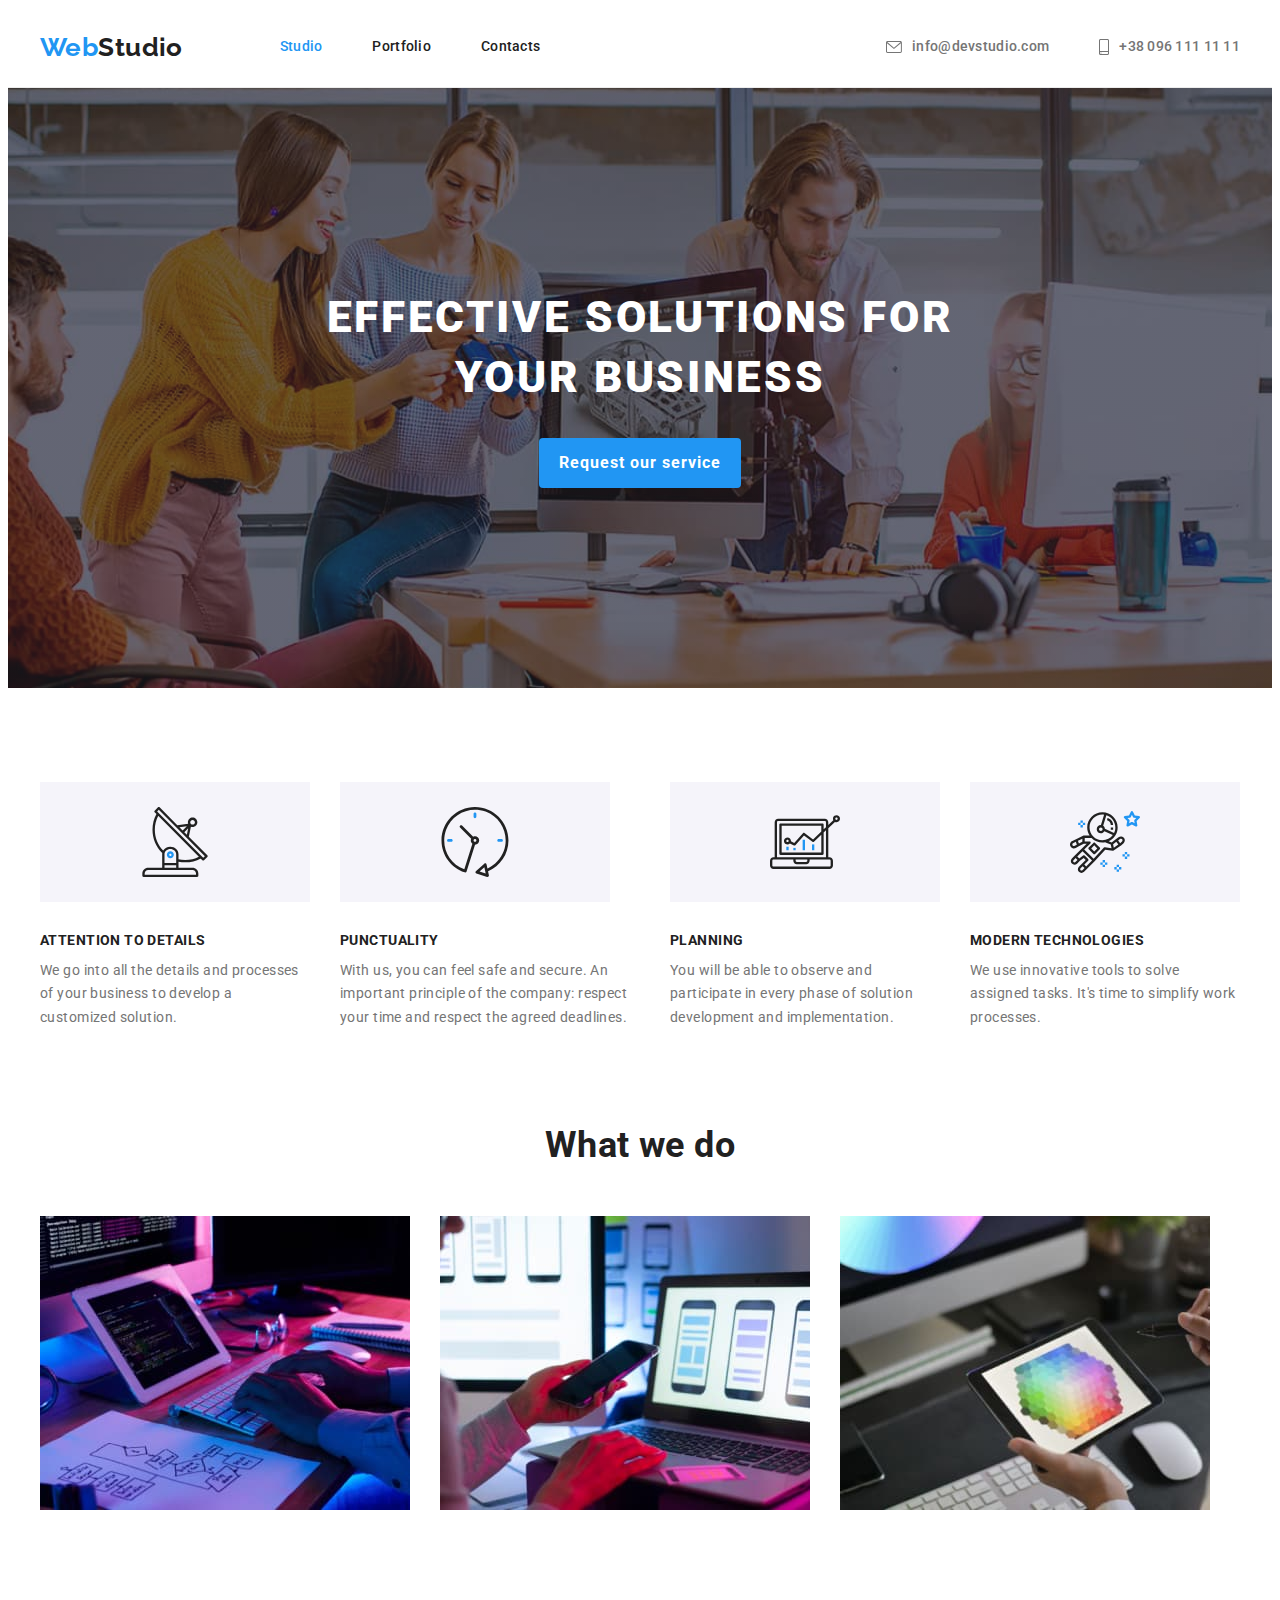
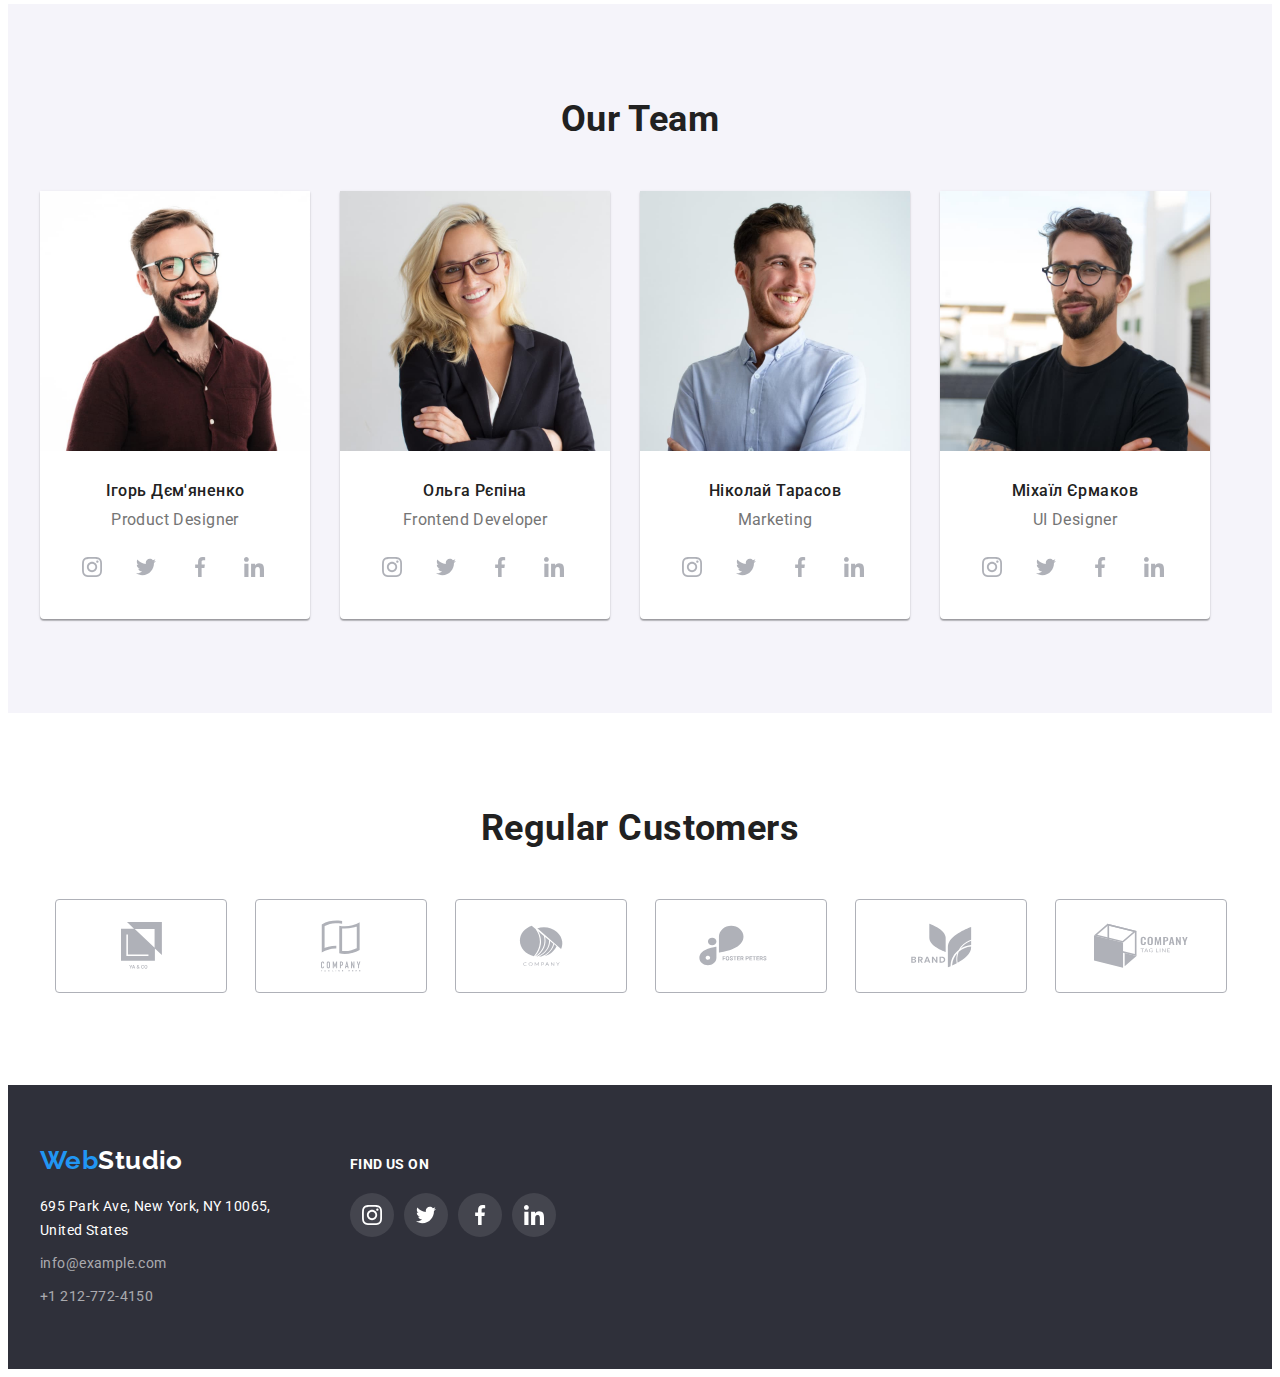
<file: index.html>
<!DOCTYPE html>
<html lang="en">
  <head>
    <meta charset="UTF-8" />
    <meta http-equiv="X-UA-Compatible" content="IE=edge" />
    <meta name="viewport" content="width=device-width, initial-scale=1.0" />
    <title>Document</title>
    <link rel="preconnect" href="https://fonts.googleapis.com">
    <link rel="preconnect" href="https://fonts.gstatic.com" crossorigin>
    <link href="https://fonts.googleapis.com/css2?family=Raleway:wght@700&family=Roboto:wght@400;500;700;900&display=swap" rel="stylesheet">
    <link
        rel="stylesheet"
        href="https://cdnjs.cloudflare.com/ajax/libs/modern-normalize/1.1.0/modern-normalize.min.css"
        integrity="sha512-wpPYUAdjBVSE4KJnH1VR1HeZfpl1ub8YT/NKx4PuQ5NmX2tKuGu6U/JRp5y+Y8XG2tV+wKQpNHVUX03MfMFn9Q=="
        crossorigin="anonymous"
        referrerpolicy="no-referrer"
    />
    <link rel="stylesheet" href="./css/styles.css"/>
  </head>
  <body>
    <!--Page Header-->
    <header class="header">
        <div class="container header-container">
            <nav class="header-nav">
                <a href="/" class="logo header-link">
                    Web<span class="logo-1">Studio</span>
                </a>
            <ul class="nav-site">
                <li class="list"><a href="./index.html" class="header-link link active">Studio</a></li>
                <li class="list"><a href="./portfolio.html" class="header-link link">Portfolio</a></li>
                <li class="list"><a href="/contacts.html" class="header-link link">Contacts</a></li>
            </ul>
            </nav>

          <ul class="header-contact">
            <li class="header-list list"><a href="" class="link">
              <svg class="icon-envelope" width="16" height="12">
                <use href="./images/symbol-defs.svg#icon-envelope"></use>
              </svg>
              info@devstudio.com</a></li>
            <li class="header-list list"><a href="" class="link">
              <svg class="icon-phone" width="10" height="16">
                <use href="./images/symbol-defs.svg#icon-smartphone"></use>
              </svg>
              +38 096 111 11 11</a></li>
          </ul>
        </div>
    </header>

    <main>
        <section class="hero-section">
            <div class="hero-container container">
                <h1 class="hero-heading">EFFECTIVE SOLUTIONS FOR YOUR BUSINESS</h1>
                <button type="button" class="button-request">
                    Request our service
                </button>
            </div>
        </section>

      <section class="definition-section">
        <h2 class="visually-hidden">What defines us</h2>
        <ul class="definition container">
          <li class="definition-list list">
            <div class="feature">
              <svg class="feature-logo" width="70" height="70">
                <use href="./images/symbol-defs.svg#icon-antenna"></use>
              </svg>
            </div>
            <h3 class="definition-name">Attention to details</h3>
            <p class="definition-about">
              We go into all the details and processes of your business to
              develop a customized solution.
            </p>
          </li>
          <li class="definition-list list">
            <div class="feature">
              <svg class="feature-logo" width="70" height="70">
                <use href="./images/symbol-defs.svg#icon-clock"></use>
              </svg>
            </div>
            <h3 class="definition-name">Punctuality</h3>
            <p class="definition-about">
              With us, you can feel safe and secure. An important principle of
              the company: respect your time and respect the agreed deadlines.
            </p>
          </li>
          <li class="definition-list list">
            <div class="feature">
              <svg class="feature-logo" width="70" height="70">
                <use href="./images/symbol-defs.svg#icon-diagram"></use>
              </svg>
            </div>
            <h3 class="definition-name">Planning</h3>
            <p class="definition-about">
              You will be able to observe and participate in every phase of
              solution development and implementation.
            </p>
          </li>
          <li class="definition-list list">
            <div class="feature">
              <svg class="feature-logo" width="70" height="70">
                <use href="./images/symbol-defs.svg#icon-astronaut"></use>
              </svg>
            </div>
            <h3 class="definition-name">Modern Technologies</h3>
            <p class="definition-about">
              We use innovative tools to solve assigned tasks. It's time to
              simplify work processes.
            </p>
          </li>
        </ul>
      </section>
      <section class="section">
            <h2 class="section-title what">What we do</h2>
            <ul class="container pictures-container">
                <li class="list">
                <!--image-->
                <img 
                src="./images/box 1.jpg" 
                alt="box" 
                width="370">
                </li>
                <li class="list">
                <!--image-->
                <img 
                src="./images/box 2.jpg" 
                alt="box" 
                width="370">
                </li>
                <li class="list">
                <!--image-->
                <img 
                src="./images/box 3.jpg" 
                alt="box" 
                width="370">
                </li>
            </ul>
    </section>
      <section class="team section">
        <h2 class="section-title">Our Team</h2>
        <ul class="container team-container">
          <li class="list box">
            <!--image-->
            <img 
                src="./images/portrait-1.jpg" 
                alt="portrait-1" 
                width="270">
            <div class="team-card">
              <h3 lang="uk" class="team-name">Ігорь Дєм'яненко</h3>
              <p class="team-position">Product Designer</p>
              <ul class="social-links-team">
                <li class="social-item-team">
                  <svg class="social-logo" width="20" height="20">
                    <use href="./images/symbol-defs.svg#icon-instagram"></use>
                  </svg>
                </li>
                <li class="social-item-team">
                  <svg class="social-logo" width="20" height="20">
                    <use href="./images/symbol-defs.svg#icon-twitter"></use>
                  </svg>
                </li>
                <li class="social-item-team">
                  <svg class="social-logo" width="20" height="20">
                    <use href="./images/symbol-defs.svg#icon-facebook"></use>
                  </svg>
                </li>
                <li class="social-item-team">
                  <svg class="social-logo" width="20" height="20">
                    <use href="./images/symbol-defs.svg#icon-linkedin"></use>
                  </svg>
                </li>
              </ul>
            </div>
          </li>
          <li class="list box">
            <!--image-->
            <img 
                src="./images/portrait-2.jpg" 
                alt="portrait-2" 
                width="270">
            <div class="team-card">
              <h3 lang="uk" class="team-name">Ольга Рєпіна</h3>
              <p class="team-position">Frontend Developer</p>
              <ul class="social-links-team">
                <li class="social-item-team">
                  <svg class="social-logo" width="20" height="20">
                    <use href="./images/symbol-defs.svg#icon-instagram"></use>
                  </svg>
                </li>
                <li class="social-item-team">
                  <svg class="social-logo" width="20" height="20">
                    <use href="./images/symbol-defs.svg#icon-twitter"></use>
                  </svg>
                </li>
                <li class="social-item-team">
                  <svg class="social-logo" width="20" height="20">
                    <use href="./images/symbol-defs.svg#icon-facebook"></use>
                  </svg>
                </li>
                <li class="social-item-team">
                  <svg class="social-logo" width="20" height="20">
                    <use href="./images/symbol-defs.svg#icon-linkedin"></use>
                  </svg>
                </li>
              </ul>
            </div>
          </li>
          <li class="list box">
            <!--image-->
            <img 
                src="./images/portrait-3.jpg" 
                alt="portrait-3" 
                width="270"/>
            <div class="team-card">
              <h3 lang="uk" class="team-name">Ніколай Тарасов</h3>
              <p class="team-position">Marketing</p>
              <ul class="social-links-team">
                <li class="social-item-team">
                  <svg class="social-logo" width="20" height="20">
                    <use href="./images/symbol-defs.svg#icon-instagram"></use>
                  </svg>
                </li>
                <li class="social-item-team">
                  <svg class="social-logo" width="20" height="20">
                    <use href="./images/symbol-defs.svg#icon-twitter"></use>
                  </svg>
                </li>
                <li class="social-item-team">
                  <svg class="social-logo" width="20" height="20">
                    <use href="./images/symbol-defs.svg#icon-facebook"></use>
                  </svg>
                </li>
                <li class="social-item-team">
                  <svg class="social-logo" width="20" height="20">
                    <use href="./images/symbol-defs.svg#icon-linkedin"></use>
                  </svg>
                </li>
              </ul>
            </div>
          </li>
          <li class="list box">
            <!--image-->
            <img 
                src="./images/portrait-4.jpg" 
                alt="portrait-4" 
                width="270">
            <div class="team-card">
              <h3 lang="uk" class="team-name">Міхаїл Єрмаков</h3>
              <p class="team-position">UI Designer</p>
              <ul class="social-links-team">
                <li class="social-item-team">
                  <svg class="social-logo" width="20" height="20">
                    <use href="./images/symbol-defs.svg#icon-instagram"></use>
                  </svg>
                </li>
                <li class="social-item-team">
                  <svg class="social-logo" width="20" height="20">
                    <use href="./images/symbol-defs.svg#icon-twitter"></use>
                  </svg>
                </li>
                <li class="social-item-team">
                  <svg class="social-logo" width="20" height="20">
                    <use href="./images/symbol-defs.svg#icon-facebook"></use>
                  </svg>
                </li>
                <li class="social-item-team">
                  <svg class="social-logo" width="20" height="20">
                    <use href="./images/symbol-defs.svg#icon-linkedin"></use>
                  </svg>
                </li>
              </ul>
            </div>
          </li>
        </ul>
      </section>
      <section class="section">
        <h2 class="section-title">Regular Customers</h2>
      <!--correct the size of icons-->
        <ul class="container customers-container"> 
          <li class="customer">
            <a class="customer-logo" href="">
              <svg class="customer-link" width="41" height="47">
                <use href="./images/symbol-defs.svg#icon-logo-1"></use>
              </svg>
            </a>
          </li>
          <li class="customer">
            <a class="customer-logo" href="">
              <svg class="customer-link" width="40" height="52">
                <use href="./images/symbol-defs.svg#icon-logo-2"></use>
              </svg>
            </a>
          </li>
          <li class="customer">
            <a class="customer-logo" href="">
              <svg class="customer-link" width="44" height="41">
                <use href="./images/symbol-defs.svg#icon-logo-3"></use>
              </svg>
            </a>
          </li>
          <li class="customer">
            <a class="customer-logo" href="">
              <svg class="customer-link" width="84" height="41">
                <use href="./images/symbol-defs.svg#icon-logo-4"></use>
              </svg>
            </a>
          </li>
          <li class="customer">
            <a class="customer-logo" href="">
              <svg class="customer-link" width="63" height="45">
                <use href="./images/symbol-defs.svg#icon-logo-5"></use>
              </svg>
            </a>
          </li>
          <li class="customer">
            <a class="customer-logo" href="">
              <svg class="customer-link" width="94" height="45">
                <use href="./images/symbol-defs.svg#icon-logo-6"></use>
              </svg>
            </a>
          </li>
        </ul>
      </section>
    </main>

    <footer class="footer">
      <div class="container footer-container">
        <div class="footer-logo-nav"> 
            <a href="/" class="logo footer-link footer-a-logo">Web<span class="logo-2">Studio</span></a>
            <address>
                <p class="address footer-address"> 
                    695 Park Ave, New York, NY 10065,
                    United States
                </p>
                <ul>
                    <li class="list footer-address"><a href="mailto:info@example.com" class="address-link">info@example.com</a></li>
                    <li class="list"><a href="tel:+12127724150" class="address-link">+1 212-772-4150</a></li>
                </ul>  
            </address>
        </div>
        <div class="footer-social-list">
          <h2 class="footer-social-title">FIND US ON</h2>
          <ul class="footer-social-links">
            <li class="social-item">
              <svg class="social-logo" width="20" height="20">
                <use href="./images/symbol-defs.svg#icon-instagram"></use>
              </svg>
            </li>
            <li class="social-item">
              <svg class="social-logo" width="20" height="20">
                <use href="./images/symbol-defs.svg#icon-twitter"></use>
              </svg>
            </li>
            <li class="social-item">
              <svg class="social-logo" width="20" height="20">
                <use href="./images/symbol-defs.svg#icon-facebook"></use>
              </svg>
            </li>
            <li class="social-item">
              <svg class="social-logo" width="20" height="20">
                <use href="./images/symbol-defs.svg#icon-linkedin"></use>
              </svg>
            </li>
          </ul>
        </div>
       </div>
    </footer>
  </body>
</html>
</file>
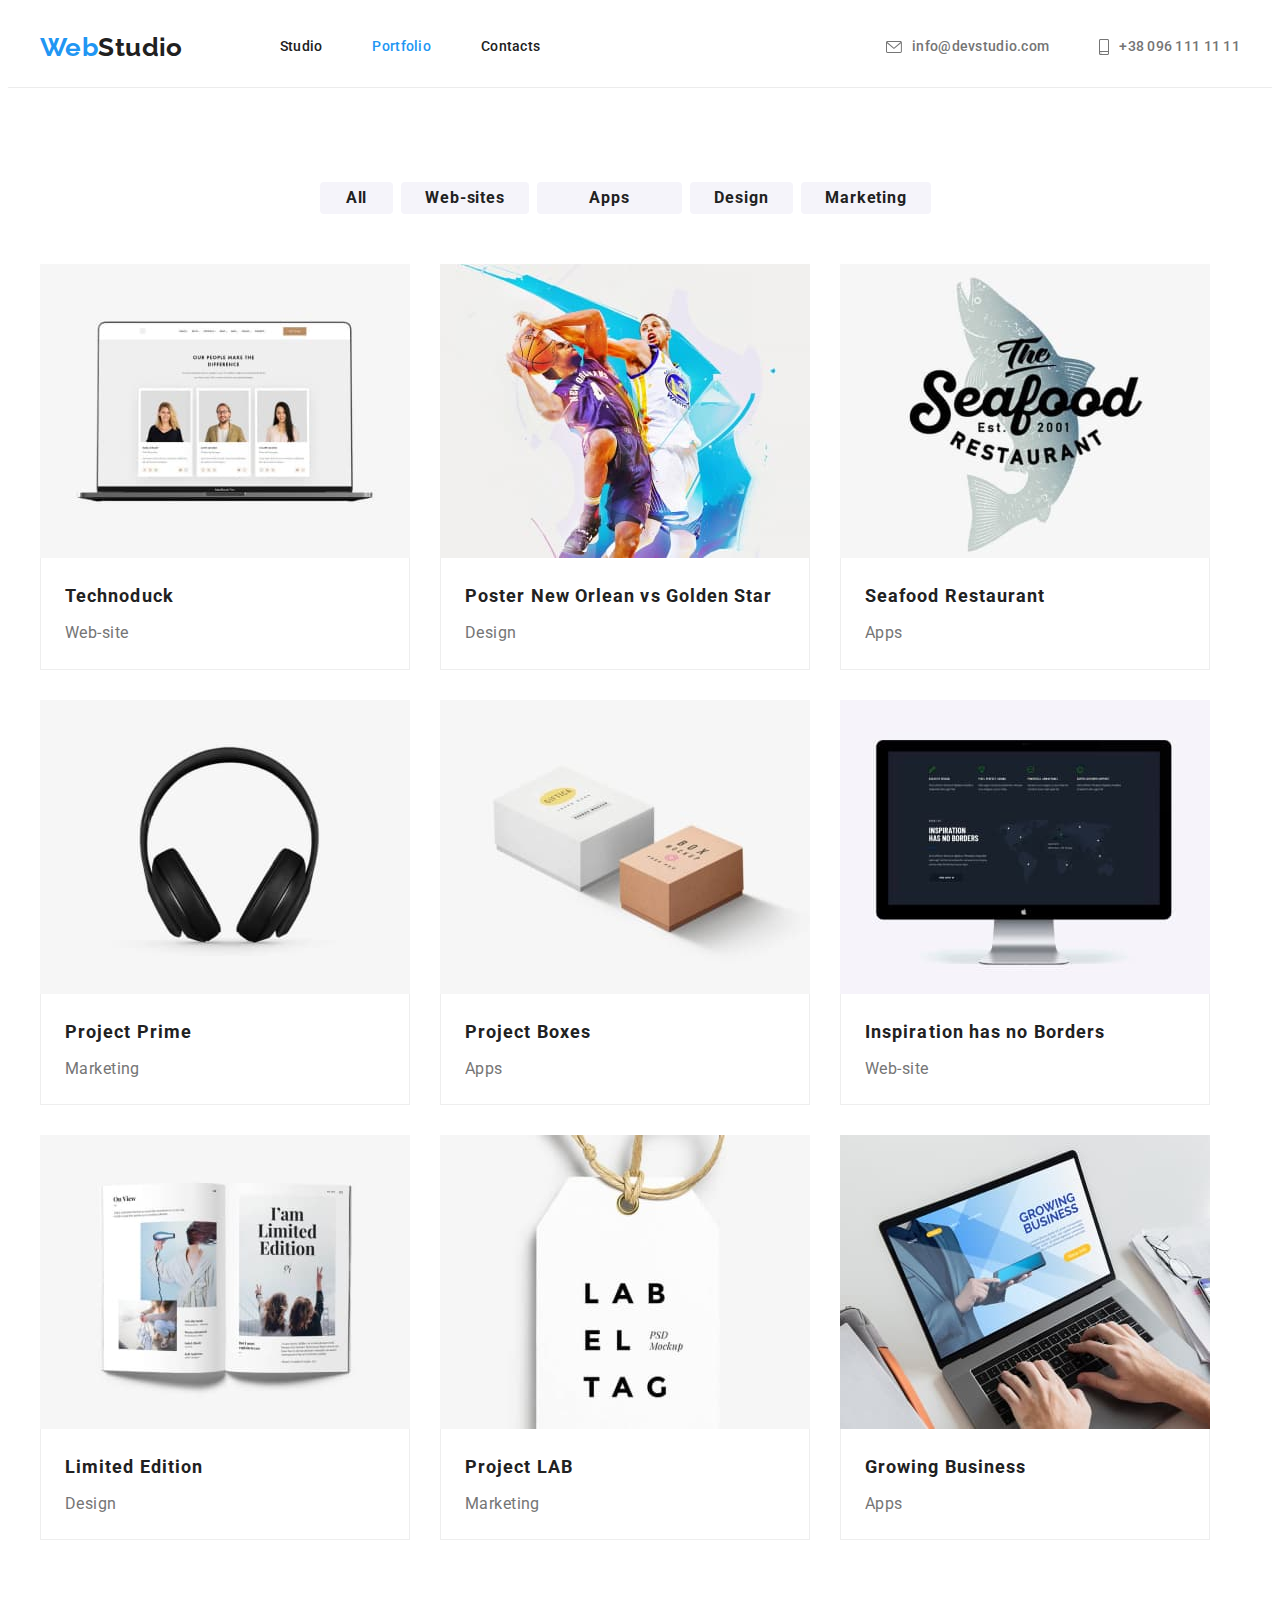
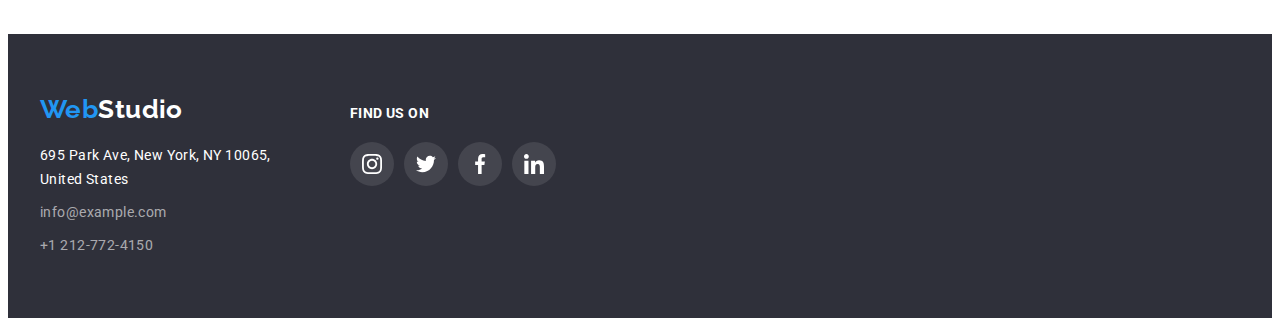
<file: portfolio.html>
<!DOCTYPE html>
<html lang="en">
<head>
    <meta charset="UTF-8"/>
    <meta http-equiv="X-UA-Compatible" content="IE=edge"/>
    <meta name="viewport" content="width=device-width, initial-scale=1.0"/>
    <title>Document</title>
    <link rel="preconnect" href="https://fonts.googleapis.com"/>
    <link rel="preconnect" href="https://fonts.gstatic.com" crossorigin/>
    <link href="https://fonts.googleapis.com/css2?family=Raleway:wght@700&family=Roboto:wght@400;500;700;900&display=swap" rel="stylesheet"/>
    <link
        rel="stylesheet"
        href="https://cdnjs.cloudflare.com/ajax/libs/modern-normalize/1.1.0/modern-normalize.min.css"
        integrity="sha512-wpPYUAdjBVSE4KJnH1VR1HeZfpl1ub8YT/NKx4PuQ5NmX2tKuGu6U/JRp5y+Y8XG2tV+wKQpNHVUX03MfMFn9Q=="
        crossorigin="anonymous"
        referrerpolicy="no-referrer"
    />
    <link rel="stylesheet" href="./css/styles.css"/>
</head>
<body>
    <header class="header">
        <div class="container header-container">
            <nav class="header-nav">
                <a href="/" class="logo header-link">
                  Web<span class="logo-1">Studio</span>
                </a>
                <ul class="nav-site">
                  <li class="list"><a href="./index.html" class="header-link link">Studio</a></li>
                  <li class="list"><a href="./portfolio.html" class="header-link link active">Portfolio</a></li>
                  <li class="list"><a href="/contacts.html" class="header-link link">Contacts</a></li>
                </ul>
            </nav>
            <ul class="header-contact">
                <li class="header-list list"><a href="" class="link">
                  <svg class="icon-envelope" width="16" height="12">
                    <use href="./images/symbol-defs.svg#icon-envelope"></use>
                </svg>
                  info@devstudio.com</a></li>
                <li class="header-list list"><a href="" class="link">
                  <svg class="icon-phone" width="10" height="16">
                    <use href="./images/symbol-defs.svg#icon-smartphone"></use>
                </svg>
                  +38 096 111 11 11</a></li>
            </ul>
        </div>
        
    </header>

    <main>
        <section class="portfolio">
            <div class="container">
                <h1 class="visually-hidden">Portfolio</h1>
            <!--buttons--> 
            <ul class="btn-portfolio">
                <li class="list">
                    <button type="button" class="button button1">All</button>
                </li>
                <li class="list">
                    <button type="button" class="button button2">Web-sites</button>
                </li>
                <li class="list">
                    <button type="button" class="button button3">Apps</button>
                </li>
                <li class="list">
                    <button type="button" class="button button4">Design</button>
                </li>
                <li class="list">
                    <button type="button" class="button button5">Marketing</button>
                </li>
            </ul>
            <!--images-->
            <ul class="portfolio-list list">
                <li class="portfolio-item list">
                  <div class="portfolio-card">  
                    <img src="./images/portfolio-1-1.jpg" alt="Portfolio">
                    <div class="portfolio-item-box">
                        <h2 class="portfolio-title">Technoduck</h2>
                        <p class="portfolio-about">Web-site</p>
                    </div>
                  </div>
                </li>
                <li class="portfolio-item list">
                  <div class="portfolio-card">  
                  <img src="./images/portfolio-1-2.jpg" alt="Portfolio">
                    <div class="portfolio-item-box">
                    <h2 class="portfolio-title">Poster New Orlean vs Golden Star</h2>
                    <p class="portfolio-about">Design</p>
                    </div>
                  </div>
                </li>
                <li class="portfolio-item list">
                  <div class="portfolio-card">  
                    <img src="./images/portfolio-1-3.jpg" alt="Portfolio">
                    <div class="portfolio-item-box">
                    <h2 class="portfolio-title">Seafood Restaurant</h2>
                    <p class="portfolio-about">Apps</p>
                    </div>
                  </div>
                </li>
                <li class="portfolio-item list">
                  <div class="portfolio-card">  
                    <img src="./images/portfolio-2-1.jpg" alt="Portfolio">
                    <div class="portfolio-item-box">
                    <h2 class="portfolio-title">Project Prime</h2>
                    <p class="portfolio-about">Marketing</p>
                    </div>
                  </div>
                </li>
                <li class="portfolio-item list">
                  <div class="portfolio-card">  
                    <img src="./images/portfolio-2-2.jpg" alt="Portfolio">
                    <div class="portfolio-item-box">
                    <h2 class="portfolio-title">Project Boxes</h2>
                    <p class="portfolio-about">Apps</p>
                    </div>
                  </div>
                </li>
                <li class="portfolio-item list">
                  <div class="portfolio-card">  
                    <img src="./images/portfolio-2-3.jpg" alt="Portfolio">
                    <div class="portfolio-item-box">
                    <h2 class="portfolio-title">Inspiration has no Borders</h2>
                    <p class="portfolio-about">Web-site</p>
                    </div>
                  </div>  
                </li>
                <li class="portfolio-item list">
                  <div class="portfolio-card">  
                    <img src="./images/portfolio-3-1.jpg" alt="Portfolio">
                    <div class="portfolio-item-box">
                    <h2 class="portfolio-title">Limited Edition</h2>
                    <p class="portfolio-about">Design</p>
                    </div>
                  </div>
                </li>
                <li class="portfolio-item list">
                  <div class="portfolio-card">  
                    <img src="./images/portfolio-3-2.jpg" alt="Portfolio">
                    <div class="portfolio-item-box">
                    <h2 class="portfolio-title">Project LAB</h2>
                    <p class="portfolio-about">Marketing</p>
                    </div>
                  </div>
                </li>
                <li class="portfolio-item list">
                  <div class="portfolio-card">  
                    <img src="./images/portfolio-3-3.jpg" alt="Portfolio">
                    <div class="portfolio-item-box">
                    <h2 class="portfolio-title">Growing Business</h2>
                    <p class="portfolio-about">Apps</p>
                    </div>
                  </div>
                </li>
            </ul>
            </div>
        </section>
    </main>
    <footer class="footer">
        <div class="container footer-container">
          <div class="footer-logo-nav"> 
              <a href="/" class="logo footer-link footer-a-logo">Web<span class="logo-2">Studio</span></a>
              <address>
                  <p class="address footer-address"> 
                      695 Park Ave, New York, NY 10065,
                      United States
                  </p>
                  <ul>
                      <li class="list footer-address"><a href="mailto:info@example.com" class="address-link">info@example.com</a></li>
                      <li class="list"><a href="tel:+12127724150" class="address-link">+1 212-772-4150</a></li>
                  </ul>  
              </address>
          </div>
            <div class="footer-social-list">
            <h2 class="footer-social-title">FIND US ON</h2>
            <ul class="footer-social-links">
              <li class="social-item">
                <svg class="social-logo" width="20" height="20">
                  <use href="./images/symbol-defs.svg#icon-instagram"></use>
                </svg>
              </li>
              <li class="social-item">
                <svg class="social-logo" width="20" height="20">
                  <use href="./images/symbol-defs.svg#icon-twitter"></use>
                </svg>
              </li>
              <li class="social-item">
                <svg class="social-logo" width="20" height="20">
                  <use href="./images/symbol-defs.svg#icon-facebook"></use>
                </svg>
              </li>
              <li class="social-item">
                <svg class="social-logo" width="20" height="20">
                  <use href="./images/symbol-defs.svg#icon-linkedin"></use>
                </svg>
              </li>
            </ul>
          </div>
    </footer>
</body>
</html>
</file>
<file: css/styles.css>
/*------basic!------*/
:root {
    --active-text: #2196F3;
    --white: #FFFFFF;
    --ordinary-text: #212121;
    --description-text: #757575;
    --dark-background: #2F303A;
    --portfolio-background: #E5E5E5;
    --mailto: rgba(255, 255, 255, 0.6);
    --team-background: #F5F4FA;
    --icon: #AFB1B8;
    --icon-footer-background: rgba(255, 255, 255, 0.1);
}

body{
font-family: 'Roboto', sans-serif;
font-style: normal;
font-size: 14px;
font-weight: 400;
line-height: 1.14;
letter-spacing: 0.03em;
color: var(--ordinary-text);
background-color: var(--white);
}

p,
h1,
h2,
h3,
h4,
h5,
h6 {
  margin: 0;
}

ul,
ol {
  margin: 0;
  padding-left: 0;
  list-style: none;
}

button {
  cursor: pointer;
}

address {
  font-style: normal;
}

img {
    display: block;
  }

.list {
    list-style: none;
  }
  
.link {
    text-decoration: none;
  }
  
.container {
    width: 1200px;
    padding-left: 15px;
    padding-right: 15px;
    margin: 0 auto;
  }

.visually-hidden {
    position: absolute;
    white-space: nowrap;
    width: 1px;
    height: 1px;
    overflow: hidden;
    border: 0;
    padding: 0;
    clip: rect(0 0 0 0);
    clip-path: inset(50%);
    margin: -1px;
}

.button {
    font-family: inherit;
    font-weight: 700;
    font-size: 16px;
    line-height: 1.88;
    /* identical to box height, or 188% */
    letter-spacing: 0.06em;
    color: var(--ordinary-text);
    background-color: var(--team-background);
    border: none;
    border-radius: 4px;
}

.button-request {
    font-family: inherit;
    font-weight: 700;
    font-size: 16px;
    line-height: 1.88;
    /* identical to box height, or 188% */
    letter-spacing: 0.06em;
    color: var(--white);
    background-color: var(--active-text);
    border-radius: 4px;
    border: none;
    padding: 10px 20px;
}

.button:hover,
.button:focus {
    color: var(--white);
    background-color: var(--active-text);
    box-shadow: 0px 3px 1px rgba(0, 0, 0, 0.1), 0px 1px 2px rgba(0, 0, 0, 0.08), 0px 2px 2px rgba(0, 0, 0, 0.12);
}

/*--------Header!--------*/

.header {
display: block;
padding-top: 24px;
padding-bottom: 25px;
border-bottom: 1px solid #ececec;
}

.header-container {
    display: flex;
    align-items: center;
}

.header-nav {
    display: flex;
    align-items: center;
}

.nav-site {
    display: flex;
    align-items: center;
    gap: 50px;
}

.header-contact {
    display: flex;
    align-items: center;
    gap: 50px;
    margin-left: auto;
}

.header-link, 
.footer-link {
    text-decoration: none;
    padding: 0;
    margin: 0;
}

.logo {
    font-family: 'Raleway';
    font-weight: 700;
    font-size: 26px;
    line-height: 1.17;
    color: var(--active-text);
    margin-right: 97px;
}

.header-link .logo-1 {
    color: var(--ordinary-text);
}

.footer-link .logo-2 {
    color: var(--white);
    margin-bottom: 20px;
}

.nav-site .link {
    text-decoration: none;
    font-family: inherit;
    font-size: 14px;
    font-weight: 500;
    line-height: 1.14;
    letter-spacing: 0.02em;
    color: var(--ordinary-text)
}

.nav-site .link:hover,
.nav-site .link:focus {
    text-decoration: none;
    color: var(--active-text);
}

.nav-site .active {
    text-decoration: none;
    color: var(--active-text);
}

.list {
    list-style: none;
}

.header-list .link {
    display: flex;
    align-items: center;
    text-decoration: none;
    font-style: normal;
    font-weight: 500;
    letter-spacing: 0.02em;
    color: var(--description-text);    
}

.header-list .link:hover,
.header-list .link:focus {
    color: var(--active-text);
}

.icon-envelope {
    margin-right: 10px;
    margin-bottom: 0px;
    fill: currentColor;
}

.icon-phone {
    fill: currentColor;
    margin-right: 10px;
    margin-bottom: 0px;
}

/*main*/

.hero-section {
    background-image: linear-gradient(rgba(47, 48, 58, 0.4),rgba(47, 48, 58, 0.4)), url(../images/hero-bg.jpg);
    background-repeat: no-repeat;
    background-position: center;
    background-size: 1600px;
    padding-top: 200px;
    padding-bottom: 200px;
    align-items: center;
}

.hero-container {
    display: flex;
    flex-direction: column;
    align-items: center;
}

.hero-heading {
    font-size: 44px;
    font-weight: 900;
    line-height: 1.36;
    letter-spacing: 0.06em;
    color: var(--white);
    max-width: 696px;
    text-align: center;
    margin-bottom: 30px;
}

.definition-section,
.section {
padding-top: 94px;
}

.section {
    padding-bottom: 94px;
}

.definition {
    display: flex;
    gap: 30px;
}

.definition .definition-list {
width: calc((100%-90px)/4)
}

.feature {
    display: flex;
    width: 270px;
    height: 120px;
    background-color: var(--team-background);
    margin-bottom: 30px;
    align-items: center;
    justify-content: center;
}

.definition-name {
    font-family: inherit;
    font-weight: 700;
    font-size: 14px;
    line-height: 1.17;
    letter-spacing: 0.03em;
    text-transform: uppercase;
    margin-bottom: 10px;
}

.definition-about {
    line-height: 1.71;
    color: var(--description-text);
}

.section-title {
    font-weight: 700;
    font-size: 36px;
    line-height: 1.17;
    text-align: center;
    margin-bottom: 50px;
}

.pictures-container {
    display: flex;
    gap: 30px;
}

.what {
    text-align: center;
}

.team {
    background-color: var(--team-background);
}

.team-container {
    display: flex;
    gap: 30px;
    align-items: center;
}

.box {
    background-color: var(--white);
    width: 270px;
    box-shadow: 0px 1px 3px rgba(0, 0, 0, 0.12), 0px 1px 1px rgba(0, 0, 0, 0.14), 0px 2px 1px rgba(0, 0, 0, 0.2);
    border-radius: 0px 0px 4px 4px;
}

.team-card {
    padding: 30px;
}

.team-name {
    font-weight: 500;
    font-size: 16px;
    line-height: 1.19;
/* identical to box height */
    text-align: center;
    margin-bottom: 10px;
}

.team-position {
    font-size: 16px;
    line-height: 1.19;
/* identical to box height */
    color: var(--description-text);
    text-align: center;
    margin-bottom: 16px;
}

.social-links-team {
    display: flex;
    gap: 10px;
    align-items: flex-start;
}

.social-item-team {
    display: flex;
    align-items: center;
    justify-content: center;
    width: 44px;
    height: 44px;
    border-radius: 50%;
    background-color: var(--white);
    fill: var(--icon);
   }

.social-item-team:hover,
.social-item-team:focus {
    background-color: var(--active-text);
    fill: var(--white);
}


.customers-container {
    display: flex;
    gap: 30px;
    justify-content: center;
}

.customer {
    width: 170px;
    height: 92px;
}

.customer-logo {
    display: flex;
    width: 170px;
    height: 92px;
    border: 1px solid var(--icon);
    border-radius: 4px;
    align-items: center;
    justify-content: center;
}

.customer-link {
    fill: var(--icon);
}

.customer-logo:hover,
.customer-logo:focus {
    border-color: var(--active-text);
}

.customer-logo:hover .customer-link,
.customer-logo:focus .customer-link {
    fill: var(--active-text);
}

.footer {
    background-color: var(--dark-background);
    padding-top: 60px;
    padding-bottom: 60px;
}

.footer-a-logo {
    margin-bottom: 20px;
}

.address {
    text-decoration: none;
    font-family: 'Roboto', sans-serif;
    font-style: normal;
    font-size: 14px;
    line-height: 1.71;
    letter-spacing: 00.03em;
/* or 171% */
    color: var(--white);
    max-width: 231px;
    margin-top: 20px;
   } 

.address:hover,
.address:focus {
    color: var(--active-text);
}

.address-link {
    text-decoration: none;
    font-family: 'Roboto', sans-serif;
    font-style: normal;
    font-size: 14px;
    line-height: 1.71;
    letter-spacing: 00.03em;
    /* or 171% */
    color: var(--mailto);
}

.address-link:hover,
.address-link:focus {
    color: var(--active-text);
}

.footer-address {
    margin-bottom: 9px;
}

.footer-container {
    display: flex;
    gap: 70px;
    align-items: baseline;
}

.footer-social-list {
    align-items: baseline;
}

.footer-social-title {
    font-family: inherit;
    font-weight: 700;
    font-size: 14px;
    color: var(--white);
    margin-bottom: 20px;
}

.footer-social-links {
    display: flex;
    gap: 10px;
    align-items: flex-start;
}

.social-item {
    display: flex;
    align-items: center;
    justify-content: center;
    width: 44px;
    height: 44px;
    border-radius: 50%;
    background-color: var(--icon-footer-background);
    fill: var(--white);
   }

.social-item:hover,
.social-item:focus {
    background-color: var(--active-text);
}

/*PORTFOLIO*/
.portfolio {
    padding-top: 94px;
    padding-bottom: 94px;
}

.btn-portfolio {
    display: flex;
    flex-wrap: wrap;
    gap: 8px;
    margin-bottom: 50px;
    margin-left: 280px;
}

.button1 {width: 73px;}
.button2 {width: 128px;}
.button3 {width: 145px;}
.button4 {width: 103px;}
.button5 {width: 130px;}

.portfolio-list {
    display: flex;
    flex-wrap: wrap;
    gap: 30px;
}

.portfolio-card {
    display: block;
}

.portfolio-card:hover,
.portfolio-card:focus {
    box-shadow: 0px 4px 4px rgba(0, 0, 0, 0.25)
}

.portfolio-item-box {
    border-right: 1px solid #EEEEEE; 
    border-bottom: 1px solid #EEEEEE; 
    border-left: 1px solid #EEEEEE;
    padding: 20px 24px;
}

.portfolio-title {
    font-family: 'Roboto', sans-serif;
    font-weight: 700;
    font-size: 18px;
    line-height: 2;
    letter-spacing: 0.06em;
    margin-bottom: 4px;
    color: var(--ordinary-text);
}

.portfolio-about {
    font-family: 'Roboto', sans-serif;
    font-size: 16px;
    line-height: 1.88;
    color: var(--description-text);
}
</file>
